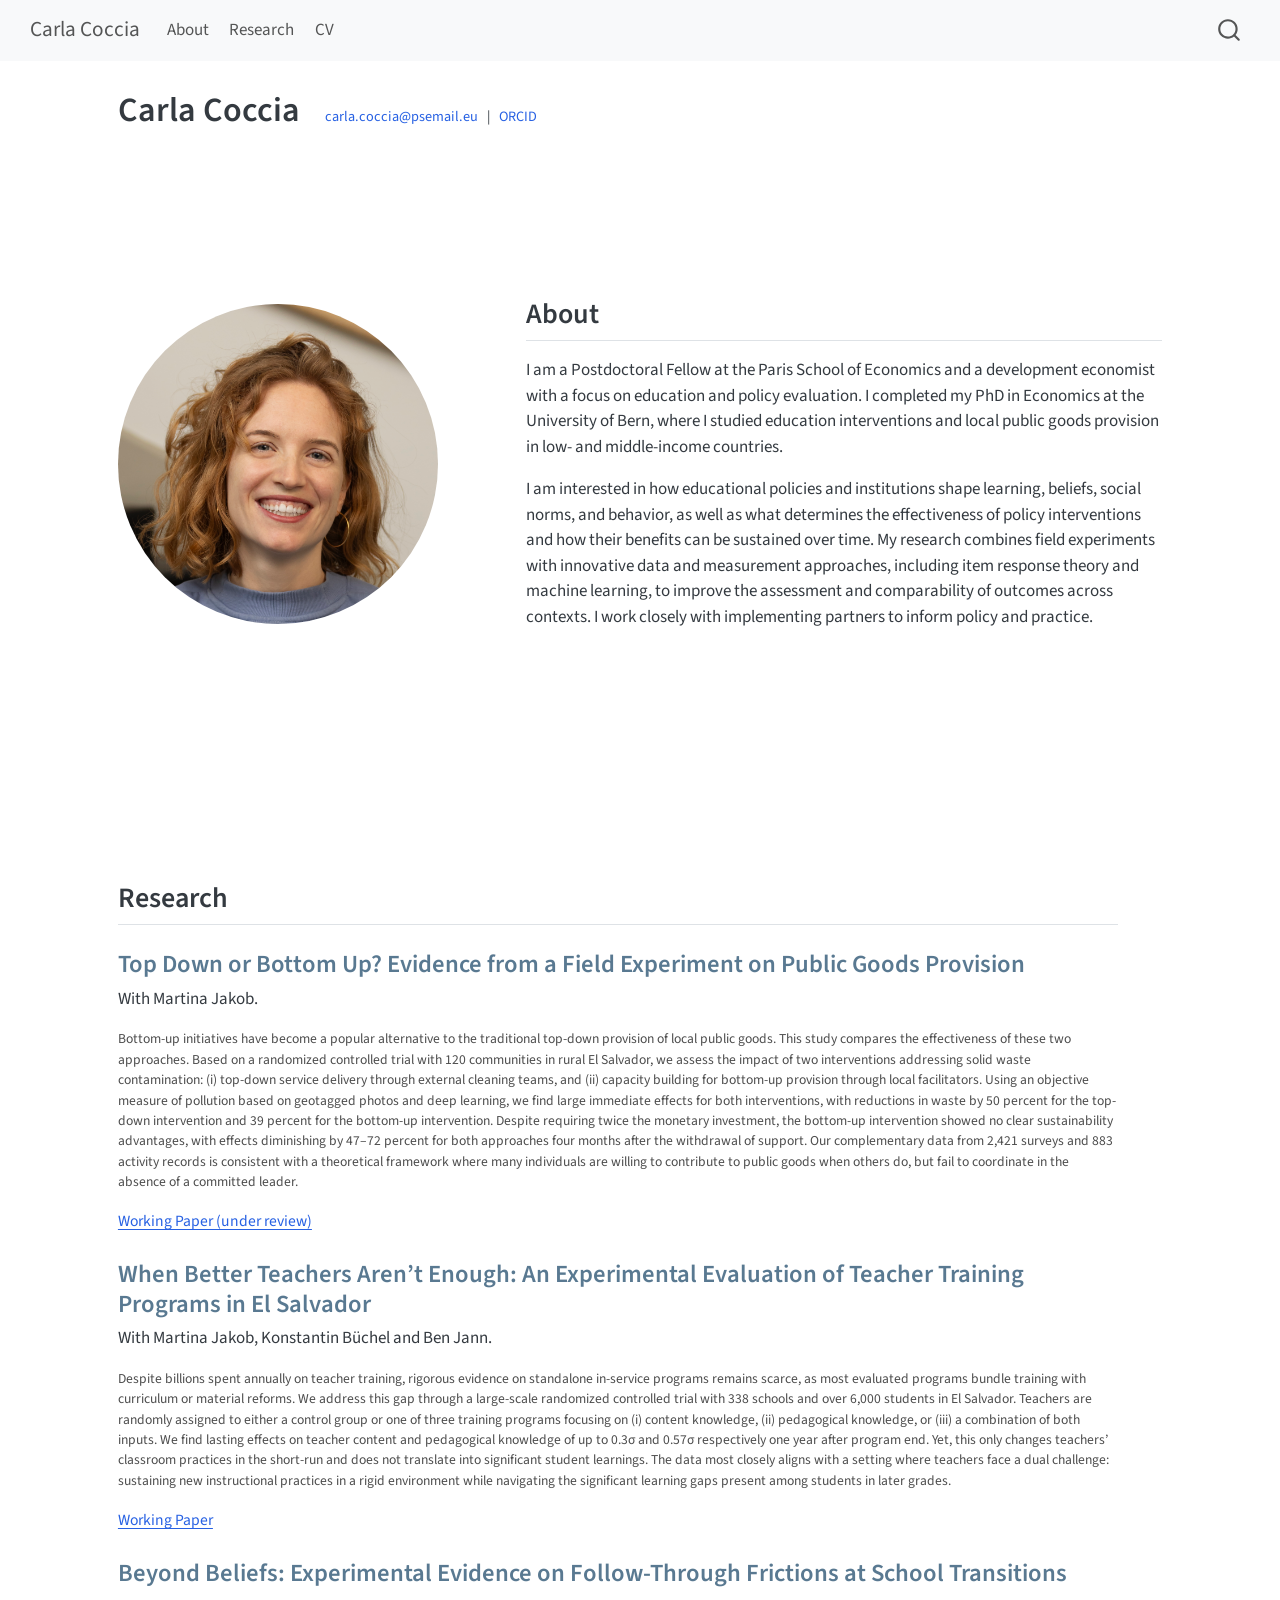
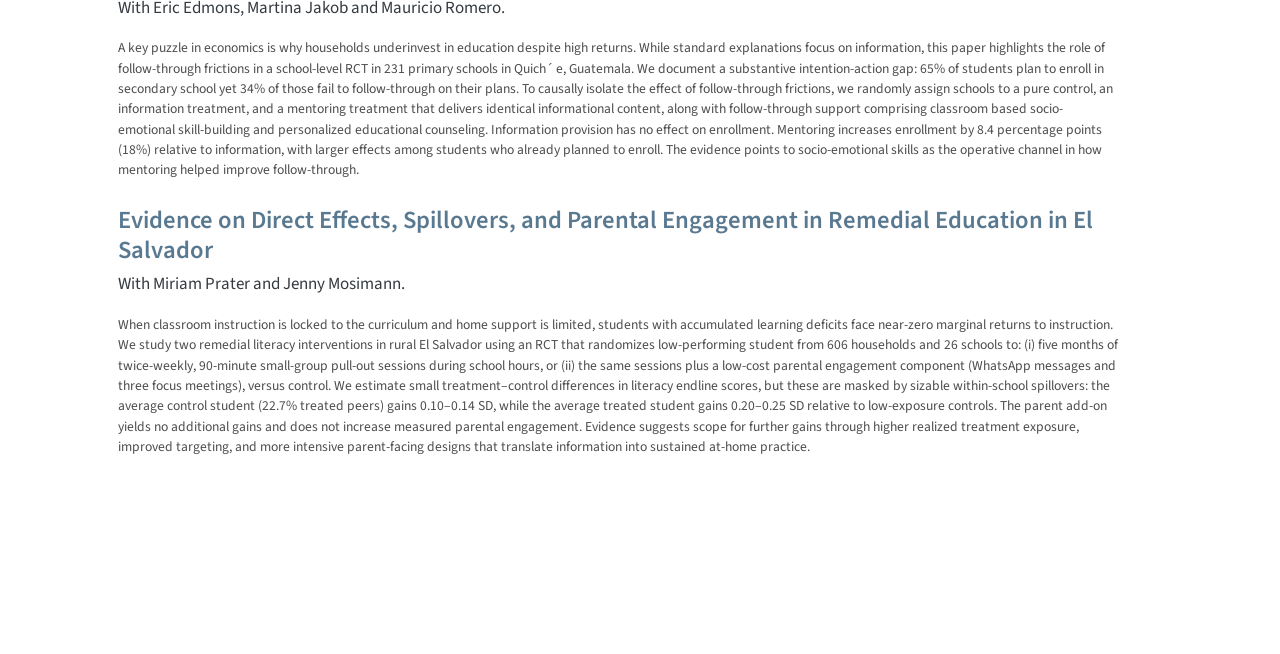
<file: index.html>
<!DOCTYPE html>
<html xmlns="http://www.w3.org/1999/xhtml" lang="en" xml:lang="en"><head>

<meta charset="utf-8">
<meta name="generator" content="quarto-1.10.18">

<meta name="viewport" content="width=device-width, initial-scale=1.0, user-scalable=yes">


<title>Carla Coccia | Development Economist – Carla Coccia</title>
<style>
/* Default styles provided by pandoc.
** See https://pandoc.org/MANUAL.html#variables-for-html for config info.
*/
span.smallcaps{font-variant: small-caps;}
div.columns{display: flex; gap: 1.5em;}
div.column{flex: auto;}
@media screen {
div.columns{gap: min(4vw, 1.5em);}
div.column{overflow-x: auto;}
}
div.hanging-indent{margin-left: 1.5em; text-indent: -1.5em;}
ul.task-list{list-style: none;}
ul.task-list li input[type="checkbox"] {
  width: 0.8em;
  margin: 0 0.8em 0.2em -1em; /* quarto-specific, see https://github.com/quarto-dev/quarto-cli/issues/4556 */ 
  vertical-align: middle;
}
</style>


<script src="site_libs/quarto-nav/quarto-nav.js"></script>
<script src="site_libs/quarto-nav/headroom.min.js"></script>
<script src="site_libs/clipboard/clipboard.min.js"></script>
<script src="site_libs/quarto-search/autocomplete.umd.js"></script>
<script src="site_libs/quarto-search/fuse.min.js"></script>
<script src="site_libs/quarto-search/quarto-search.js"></script>
<meta name="quarto:offset" content="./">
<script src="site_libs/quarto-html/quarto.js" type="module"></script>
<script src="site_libs/quarto-html/tabsets/tabsets.js" type="module"></script>
<script src="site_libs/quarto-html/popper.min.js"></script>
<script src="site_libs/quarto-html/tippy.umd.min.js"></script>
<script src="site_libs/quarto-html/anchor.min.js"></script>
<link href="site_libs/quarto-html/tippy.css" rel="stylesheet">
<link href="site_libs/quarto-html/quarto-syntax-highlighting-64a204ab8560d761af7679ceaba22944.css" rel="stylesheet" id="quarto-text-highlighting-styles">
<script src="site_libs/bootstrap/bootstrap.min.js"></script>
<link href="site_libs/bootstrap/bootstrap-icons.css" rel="stylesheet">
<link href="site_libs/bootstrap/bootstrap-445b8638c3d06994fee0907d791121c4.min.css" rel="stylesheet" append-hash="true" id="quarto-bootstrap" data-mode="light">
<script id="quarto-search-options" type="application/json">{
  "location": "navbar",
  "copy-button": false,
  "collapse-after": 3,
  "panel-placement": "end",
  "type": "overlay",
  "limit": 50,
  "keyboard-shortcut": [
    "f",
    "/",
    "s"
  ],
  "show-item-context": false,
  "language": {
    "search-no-results-text": "No results",
    "search-matching-documents-text": "matching documents",
    "search-copy-link-title": "Copy link to search",
    "search-hide-matches-text": "Hide additional matches",
    "search-more-match-text": "more match in this document",
    "search-more-matches-text": "more matches in this document",
    "search-clear-button-title": "Clear",
    "search-text-placeholder": "",
    "search-detached-cancel-button-title": "Cancel",
    "search-submit-button-title": "Submit",
    "search-label": "Search"
  }
}</script>
<style>html{ scroll-behavior: smooth; }</style>


<link rel="stylesheet" href="styles.css">
</head>

<body class="nav-fixed quarto-light">

<div id="quarto-search-results"></div>
  <header id="quarto-header" class="headroom fixed-top">
    <nav class="navbar navbar-expand-lg " data-bs-theme="dark">
      <div class="navbar-container container-fluid">
      <div class="navbar-brand-container mx-auto">
    <a class="navbar-brand" href="./index.html">
    <span class="navbar-title">Carla Coccia</span>
    </a>
  </div>
            <div id="quarto-search" class="" title="Search"></div>
          <button class="navbar-toggler" type="button" data-bs-toggle="collapse" data-bs-target="#navbarCollapse" aria-controls="navbarCollapse" role="menu" aria-expanded="false" aria-label="Toggle navigation" onclick="if (window.quartoToggleHeadroom) { window.quartoToggleHeadroom(); }">
  <span class="navbar-toggler-icon"></span>
</button>
          <div class="collapse navbar-collapse" id="navbarCollapse">
            <ul class="navbar-nav navbar-nav-scroll me-auto">
  <li class="nav-item">
    <a class="nav-link" href="./index.html#about"> 
<span class="menu-text">About</span></a>
  </li>  
  <li class="nav-item">
    <a class="nav-link" href="./index.html#research"> 
<span class="menu-text">Research</span></a>
  </li>  
  <li class="nav-item">
    <a class="nav-link" href="./files/CV_Coccia.pdf"> 
<span class="menu-text">CV</span></a>
  </li>  
</ul>
          </div> <!-- /navcollapse -->
            <div class="quarto-navbar-tools">
</div>
      </div> <!-- /container-fluid -->
    </nav>
</header>
<!-- content -->
<div id="quarto-content" class="quarto-container page-columns page-rows-contents page-layout-full page-navbar">
<!-- sidebar -->
<!-- margin-sidebar -->
    
<!-- main -->
<main class="content column-page" id="quarto-document-content">

<header id="title-block-header" class="quarto-title-block default">
<div class="quarto-title">
<h1 class="title"><p>Carla Coccia <span style="font-size: 0.42em; font-weight: normal; margin-left: 18px; white-space: nowrap;"><a href="mailto:carla.coccia@psemail.eu">carla.coccia@psemail.eu</a> &nbsp; | &nbsp; <a href="https://orcid.org/0000-0003-1340-375X">ORCID</a></span></p></h1>
</div>



<div class="quarto-title-meta column-page">

    
  
    
  </div>
  


</header>


<div id="about" class="profile-section">
<div class="profile-photo">
<p><img src="images/profile.jpg" class="img-fluid" alt="Portrait of Carla Coccia"></p>
</div>
<section id="about" class="level2 profile-text">
<h2 class="anchored" data-anchor-id="about">About</h2>
<p>I am a Postdoctoral Fellow at the Paris School of Economics and a development economist with a focus on education and policy evaluation. I completed my PhD in Economics at the University of Bern, where I studied education interventions and local public goods provision in low- and middle-income countries.</p>
<p>I am interested in how educational policies and institutions shape learning, beliefs, social norms, and behavior, as well as what determines the effectiveness of policy interventions and how their benefits can be sustained over time. My research combines field experiments with innovative data and measurement approaches, including item response theory and machine learning, to improve the assessment and comparability of outcomes across contexts. I work closely with implementing partners to inform policy and practice.</p>
</section>
</div>
<section id="research" class="level2">
<h2 class="anchored" data-anchor-id="research">Research</h2>
<section id="top-down-or-bottom-up-evidence-from-a-field-experiment-on-public-goods-provision" class="level3">
<h3 class="anchored" data-anchor-id="top-down-or-bottom-up-evidence-from-a-field-experiment-on-public-goods-provision">Top Down or Bottom Up? Evidence from a Field Experiment on Public Goods Provision</h3>
<p>With Martina Jakob.</p>
<div class="abstract">
<p>Bottom-up initiatives have become a popular alternative to the traditional top-down provision of local public goods. This study compares the effectiveness of these two approaches. Based on a randomized controlled trial with 120 communities in rural El Salvador, we assess the impact of two interventions addressing solid waste contamination: (i) top-down service delivery through external cleaning teams, and (ii) capacity building for bottom-up provision through local facilitators. Using an objective measure of pollution based on geotagged photos and deep learning, we find large immediate effects for both interventions, with reductions in waste by 50 percent for the top-down intervention and 39 percent for the bottom-up intervention. Despite requiring twice the monetary investment, the bottom-up intervention showed no clear sustainability advantages, with effects diminishing by 47–72 percent for both approaches four months after the withdrawal of support. Our complementary data from 2,421 surveys and 883 activity records is consistent with a theoretical framework where many individuals are willing to contribute to public goods when others do, but fail to coordinate in the absence of a committed leader.</p>
</div>
<p><a href="files/Coccia-Jakob-Top-Down-or-Bottom-Up.pdf">Working Paper (under review)</a></p>
</section>
<section id="when-better-teachers-arent-enough-an-experimental-evaluation-of-teacher-training-programs-in-el-salvador" class="level3">
<h3 class="anchored" data-anchor-id="when-better-teachers-arent-enough-an-experimental-evaluation-of-teacher-training-programs-in-el-salvador">When Better Teachers Aren’t Enough: An Experimental Evaluation of Teacher Training Programs in El Salvador</h3>
<p>With Martina Jakob, Konstantin Büchel and Ben Jann.</p>
<div class="abstract">
<p>Despite billions spent annually on teacher training, rigorous evidence on standalone in-service programs remains scarce, as most evaluated programs bundle training with curriculum or material reforms. We address this gap through a large-scale randomized controlled trial with 338 schools and over 6,000 students in El Salvador. Teachers are randomly assigned to either a control group or one of three training programs focusing on (i) content knowledge, (ii) pedagogical knowledge, or (iii) a combination of both inputs. We find lasting effects on teacher content and pedagogical knowledge of up to 0.3σ and 0.57σ respectively one year after program end. Yet, this only changes teachers’ classroom practices in the short-run and does not translate into significant student learnings. The data most closely aligns with a setting where teachers face a dual challenge: sustaining new instructional practices in a rigid environment while navigating the significant learning gaps present among students in later grades.</p>
</div>
<p><a href="files/QUEST_paper.pdf">Working Paper</a></p>
</section>
<section id="beyond-beliefs-experimental-evidence-on-follow-through-frictions-at-school-transitions" class="level3">
<h3 class="anchored" data-anchor-id="beyond-beliefs-experimental-evidence-on-follow-through-frictions-at-school-transitions">Beyond Beliefs: Experimental Evidence on Follow-Through Frictions at School Transitions</h3>
<p>With Eric Edmons, Martina Jakob and Mauricio Romero.</p>
<div class="abstract">
<p>A key puzzle in economics is why households underinvest in education despite high returns. While standard explanations focus on information, this paper highlights the role of follow-through frictions in a school-level RCT in 231 primary schools in Quich´ e, Guatemala. We document a substantive intention-action gap: 65% of students plan to enroll in secondary school yet 34% of those fail to follow-through on their plans. To causally isolate the effect of follow-through frictions, we randomly assign schools to a pure control, an information treatment, and a mentoring treatment that delivers identical informational content, along with follow-through support comprising classroom based socio-emotional skill-building and personalized educational counseling. Information provision has no effect on enrollment. Mentoring increases enrollment by 8.4 percentage points (18%) relative to information, with larger effects among students who already planned to enroll. The evidence points to socio-emotional skills as the operative channel in how mentoring helped improve follow-through.</p>
</div>
</section>
<section id="evidence-on-direct-effects-spillovers-and-parental-engagement-in-remedial-education-in-el-salvador" class="level3">
<h3 class="anchored" data-anchor-id="evidence-on-direct-effects-spillovers-and-parental-engagement-in-remedial-education-in-el-salvador">Evidence on Direct Effects, Spillovers, and Parental Engagement in Remedial Education in El Salvador</h3>
<p>With Miriam Prater and Jenny Mosimann.</p>
<div class="abstract">
<p>When classroom instruction is locked to the curriculum and home support is limited, students with accumulated learning deficits face near-zero marginal returns to instruction. We study two remedial literacy interventions in rural El Salvador using an RCT that randomizes low-performing student from 606 households and 26 schools to: (i) five months of twice-weekly, 90-minute small-group pull-out sessions during school hours, or (ii) the same sessions plus a low-cost parental engagement component (WhatsApp messages and three focus meetings), versus control. We estimate small treatment–control differences in literacy endline scores, but these are masked by sizable within-school spillovers: the average control student (22.7% treated peers) gains 0.10–0.14 SD, while the average treated student gains 0.20–0.25 SD relative to low-exposure controls. The parent add-on yields no additional gains and does not increase measured parental engagement. Evidence suggests scope for further gains through higher realized treatment exposure, improved targeting, and more intensive parent-facing designs that translate information into sustained at-home practice.</p>
</div>
</section>
</section>



</main> <!-- /main -->
<script id="quarto-html-after-body" type="application/javascript">
  window.document.addEventListener("DOMContentLoaded", function (event) {
    const icon = "";
    const anchorJS = new window.AnchorJS();
    anchorJS.options = {
      placement: 'right',
      icon: icon
    };
    anchorJS.add('.anchored');
    const isCodeAnnotation = (el) => {
      for (const clz of el.classList) {
        if (clz.startsWith('code-annotation-')) {                     
          return true;
        }
      }
      return false;
    }
    const onCopySuccess = function(e) {
      // button target
      const button = e.trigger;
      // don't keep focus
      button.blur();
      // flash "checked"
      button.classList.add('code-copy-button-checked');
      var currentTitle = button.getAttribute("title");
      button.setAttribute("title", "Copied!");
      let tooltip;
      if (window.bootstrap) {
        button.setAttribute("data-bs-toggle", "tooltip");
        button.setAttribute("data-bs-placement", "left");
        button.setAttribute("data-bs-title", "Copied!");
        tooltip = new bootstrap.Tooltip(button, 
          { trigger: "manual", 
            customClass: "code-copy-button-tooltip",
            offset: [0, -8]});
        tooltip.show();    
      }
      setTimeout(function() {
        if (tooltip) {
          tooltip.hide();
          button.removeAttribute("data-bs-title");
          button.removeAttribute("data-bs-toggle");
          button.removeAttribute("data-bs-placement");
        }
        button.setAttribute("title", currentTitle);
        button.classList.remove('code-copy-button-checked');
      }, 1000);
      // clear code selection
      e.clearSelection();
    }
    const getTextToCopy = function(trigger) {
      const outerScaffold = trigger.parentElement.cloneNode(true);
      const codeEl = outerScaffold.querySelector('code');
      for (const childEl of codeEl.children) {
        if (isCodeAnnotation(childEl)) {
          childEl.remove();
        }
      }
      return codeEl.innerText;
    }
    const clipboard = new window.ClipboardJS('.code-copy-button:not([data-in-quarto-modal])', {
      text: getTextToCopy
    });
    clipboard.on('success', onCopySuccess);
    if (window.document.getElementById('quarto-embedded-source-code-modal')) {
      const clipboardModal = new window.ClipboardJS('.code-copy-button[data-in-quarto-modal]', {
        text: getTextToCopy,
        container: window.document.getElementById('quarto-embedded-source-code-modal')
      });
      clipboardModal.on('success', onCopySuccess);
    }
      var localhostRegex = new RegExp(/^(?:http|https):\/\/localhost\:?[0-9]*\//);
      var mailtoRegex = new RegExp(/^mailto:/);
        var filterRegex = new RegExp("https:\/\/carlaalessandracoccia\.github\.io\/");
      var isInternal = (href) => {
          return filterRegex.test(href) || localhostRegex.test(href) || mailtoRegex.test(href);
      }
      // Inspect non-navigation links and adorn them if external
     var links = window.document.querySelectorAll('a[href]:not(.nav-link):not(.navbar-brand):not(.toc-action):not(.sidebar-link):not(.sidebar-item-toggle):not(.pagination-link):not(.no-external):not([aria-hidden]):not(.dropdown-item):not(.quarto-navigation-tool):not(.about-link)');
      for (var i=0; i<links.length; i++) {
        const link = links[i];
        if (!isInternal(link.href)) {
          // undo the damage that might have been done by quarto-nav.js in the case of
          // links that we want to consider external
          if (link.dataset.originalHref !== undefined) {
            link.href = link.dataset.originalHref;
          }
        }
      }
    function tippyHover(el, contentFn, onTriggerFn, onUntriggerFn) {
      const config = {
        allowHTML: true,
        maxWidth: 500,
        delay: 100,
        arrow: false,
        appendTo: function(el) {
            return el.parentElement;
        },
        interactive: true,
        interactiveBorder: 10,
        theme: 'quarto',
        placement: 'bottom-start',
      };
      if (contentFn) {
        config.content = contentFn;
      }
      if (onTriggerFn) {
        config.onTrigger = onTriggerFn;
      }
      if (onUntriggerFn) {
        config.onUntrigger = onUntriggerFn;
      }
      window.tippy(el, config); 
    }
    const noterefs = window.document.querySelectorAll('a[role="doc-noteref"]');
    for (var i=0; i<noterefs.length; i++) {
      const ref = noterefs[i];
      tippyHover(ref, function() {
        // use id or data attribute instead here
        let href = ref.getAttribute('data-footnote-href') || ref.getAttribute('href');
        try { href = new URL(href).hash; } catch {}
        const id = href.replace(/^#\/?/, "");
        const note = window.document.getElementById(id);
        if (note) {
          return note.innerHTML;
        } else {
          return "";
        }
      });
    }
    const xrefs = window.document.querySelectorAll('a.quarto-xref');
    const processXRef = (id, note) => {
      // Strip column container classes
      const stripColumnClz = (el) => {
        el.classList.remove("page-full", "page-columns");
        if (el.children) {
          for (const child of el.children) {
            stripColumnClz(child);
          }
        }
      }
      stripColumnClz(note)
      if (id === null || id.startsWith('sec-')) {
        // Special case sections, only their first couple elements
        const container = document.createElement("div");
        if (note.children && note.children.length > 2) {
          container.appendChild(note.children[0].cloneNode(true));
          for (let i = 1; i < note.children.length; i++) {
            const child = note.children[i];
            if (child.tagName === "P" && child.innerText === "") {
              continue;
            } else {
              container.appendChild(child.cloneNode(true));
              break;
            }
          }
          if (window.Quarto?.typesetMath) {
            window.Quarto.typesetMath(container);
          }
          return container.innerHTML
        } else {
          if (window.Quarto?.typesetMath) {
            window.Quarto.typesetMath(note);
          }
          return note.innerHTML;
        }
      } else {
        // Remove any anchor links if they are present
        const anchorLink = note.querySelector('a.anchorjs-link');
        if (anchorLink) {
          anchorLink.remove();
        }
        if (window.Quarto?.typesetMath) {
          window.Quarto.typesetMath(note);
        }
        if (note.classList.contains("callout")) {
          return note.outerHTML;
        } else {
          return note.innerHTML;
        }
      }
    }
    for (var i=0; i<xrefs.length; i++) {
      const xref = xrefs[i];
      tippyHover(xref, undefined, function(instance) {
        instance.disable();
        let url = xref.getAttribute('href');
        let hash = undefined; 
        if (url.startsWith('#')) {
          hash = url;
        } else {
          try { hash = new URL(url).hash; } catch {}
        }
        if (hash) {
          const id = hash.replace(/^#\/?/, "");
          const note = window.document.getElementById(id);
          if (note !== null) {
            try {
              const html = processXRef(id, note.cloneNode(true));
              instance.setContent(html);
            } finally {
              instance.enable();
              instance.show();
            }
          } else {
            // See if we can fetch this
            fetch(url.split('#')[0])
            .then(res => res.text())
            .then(html => {
              const parser = new DOMParser();
              const htmlDoc = parser.parseFromString(html, "text/html");
              const note = htmlDoc.getElementById(id);
              if (note !== null) {
                const html = processXRef(id, note);
                instance.setContent(html);
              } 
            }).finally(() => {
              instance.enable();
              instance.show();
            });
          }
        } else {
          // See if we can fetch a full url (with no hash to target)
          // This is a special case and we should probably do some content thinning / targeting
          fetch(url)
          .then(res => res.text())
          .then(html => {
            const parser = new DOMParser();
            const htmlDoc = parser.parseFromString(html, "text/html");
            const note = htmlDoc.querySelector('main.content');
            if (note !== null) {
              // This should only happen for chapter cross references
              // (since there is no id in the URL)
              // remove the first header
              if (note.children.length > 0 && note.children[0].tagName === "HEADER") {
                note.children[0].remove();
              }
              const html = processXRef(null, note);
              instance.setContent(html);
            } 
          }).finally(() => {
            instance.enable();
            instance.show();
          });
        }
      }, function(instance) {
      });
    }
        let selectedAnnoteEl;
        const selectorForAnnotation = ( cell, annotation) => {
          let cellAttr = 'data-code-cell="' + cell + '"';
          let lineAttr = 'data-code-annotation="' +  annotation + '"';
          const selector = 'span[' + cellAttr + '][' + lineAttr + ']';
          return selector;
        }
        const selectCodeLines = (annoteEl) => {
          const doc = window.document;
          const targetCell = annoteEl.getAttribute("data-target-cell");
          const targetAnnotation = annoteEl.getAttribute("data-target-annotation");
          const annoteSpan = window.document.querySelector(selectorForAnnotation(targetCell, targetAnnotation));
          const lines = annoteSpan.getAttribute("data-code-lines").split(",");
          const lineIds = lines.map((line) => {
            return targetCell + "-" + line;
          })
          let top = null;
          let height = null;
          let parent = null;
          if (lineIds.length > 0) {
              //compute the position of the single el (top and bottom and make a div)
              const el = window.document.getElementById(lineIds[0]);
              top = el.offsetTop;
              height = el.offsetHeight;
              parent = el.parentElement.parentElement;
            if (lineIds.length > 1) {
              const lastEl = window.document.getElementById(lineIds[lineIds.length - 1]);
              const bottom = lastEl.offsetTop + lastEl.offsetHeight;
              height = bottom - top;
            }
            if (top !== null && height !== null && parent !== null) {
              // cook up a div (if necessary) and position it 
              let div = window.document.getElementById("code-annotation-line-highlight");
              if (div === null) {
                div = window.document.createElement("div");
                div.setAttribute("id", "code-annotation-line-highlight");
                div.style.position = 'absolute';
                parent.appendChild(div);
              }
              div.style.top = top - 2 + "px";
              div.style.height = height + 4 + "px";
              div.style.left = 0;
              let gutterDiv = window.document.getElementById("code-annotation-line-highlight-gutter");
              if (gutterDiv === null) {
                gutterDiv = window.document.createElement("div");
                gutterDiv.setAttribute("id", "code-annotation-line-highlight-gutter");
                gutterDiv.style.position = 'absolute';
                const codeCell = window.document.getElementById(targetCell);
                const gutter = codeCell.querySelector('.code-annotation-gutter');
                gutter.appendChild(gutterDiv);
              }
              gutterDiv.style.top = top - 2 + "px";
              gutterDiv.style.height = height + 4 + "px";
            }
            selectedAnnoteEl = annoteEl;
          }
        };
        const unselectCodeLines = () => {
          const elementsIds = ["code-annotation-line-highlight", "code-annotation-line-highlight-gutter"];
          elementsIds.forEach((elId) => {
            const div = window.document.getElementById(elId);
            if (div) {
              div.remove();
            }
          });
          selectedAnnoteEl = undefined;
        };
          // Handle positioning of the toggle
      window.addEventListener(
        "resize",
        throttle(() => {
          elRect = undefined;
          if (selectedAnnoteEl) {
            selectCodeLines(selectedAnnoteEl);
          }
        }, 10)
      );
      function throttle(fn, ms) {
      let throttle = false;
      let timer;
        return (...args) => {
          if(!throttle) { // first call gets through
              fn.apply(this, args);
              throttle = true;
          } else { // all the others get throttled
              if(timer) clearTimeout(timer); // cancel #2
              timer = setTimeout(() => {
                fn.apply(this, args);
                timer = throttle = false;
              }, ms);
          }
        };
      }
        // Attach click handler to the DT
        const annoteDls = window.document.querySelectorAll('dt[data-target-cell]');
        for (const annoteDlNode of annoteDls) {
          annoteDlNode.addEventListener('click', (event) => {
            const clickedEl = event.target;
            if (clickedEl !== selectedAnnoteEl) {
              unselectCodeLines();
              const activeEl = window.document.querySelector('dt[data-target-cell].code-annotation-active');
              if (activeEl) {
                activeEl.classList.remove('code-annotation-active');
              }
              selectCodeLines(clickedEl);
              clickedEl.classList.add('code-annotation-active');
            } else {
              // Unselect the line
              unselectCodeLines();
              clickedEl.classList.remove('code-annotation-active');
            }
          });
        }
    const findCites = (el) => {
      const parentEl = el.parentElement;
      if (parentEl) {
        const cites = parentEl.dataset.cites;
        if (cites) {
          return {
            el,
            cites: cites.split(' ')
          };
        } else {
          return findCites(el.parentElement)
        }
      } else {
        return undefined;
      }
    };
    var bibliorefs = window.document.querySelectorAll('a[role="doc-biblioref"]');
    for (var i=0; i<bibliorefs.length; i++) {
      const ref = bibliorefs[i];
      const citeInfo = findCites(ref);
      if (citeInfo) {
        tippyHover(citeInfo.el, function() {
          var popup = window.document.createElement('div');
          citeInfo.cites.forEach(function(cite) {
            var citeDiv = window.document.createElement('div');
            citeDiv.classList.add('hanging-indent');
            citeDiv.classList.add('csl-entry');
            var biblioDiv = window.document.getElementById('ref-' + cite);
            if (biblioDiv) {
              citeDiv.innerHTML = biblioDiv.innerHTML;
            }
            popup.appendChild(citeDiv);
          });
          return popup.innerHTML;
        });
      }
    }
  });
  </script>
</div> <!-- /content -->




<script src="site_libs/quarto-html/zenscroll-min.js"></script>
</body></html>
</file>
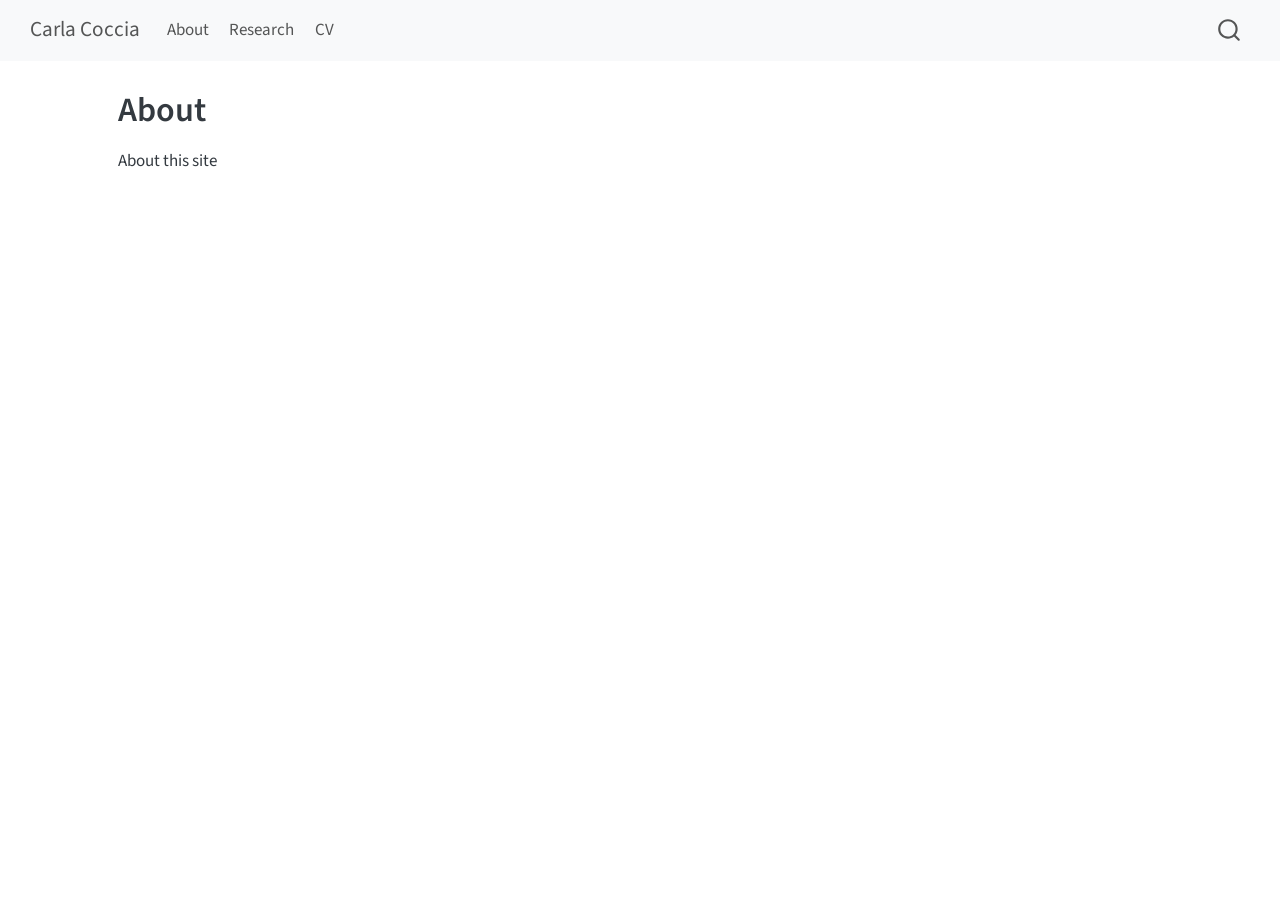
<file: about.html>
<!DOCTYPE html>
<html xmlns="http://www.w3.org/1999/xhtml" lang="en" xml:lang="en"><head>

<meta charset="utf-8">
<meta name="generator" content="quarto-1.10.18">

<meta name="viewport" content="width=device-width, initial-scale=1.0, user-scalable=yes">


<title>About – Carla Coccia</title>
<style>
/* Default styles provided by pandoc.
** See https://pandoc.org/MANUAL.html#variables-for-html for config info.
*/
span.smallcaps{font-variant: small-caps;}
div.columns{display: flex; gap: 1.5em;}
div.column{flex: auto;}
@media screen {
div.columns{gap: min(4vw, 1.5em);}
div.column{overflow-x: auto;}
}
div.hanging-indent{margin-left: 1.5em; text-indent: -1.5em;}
ul.task-list{list-style: none;}
ul.task-list li input[type="checkbox"] {
  width: 0.8em;
  margin: 0 0.8em 0.2em -1em; /* quarto-specific, see https://github.com/quarto-dev/quarto-cli/issues/4556 */ 
  vertical-align: middle;
}
</style>


<script src="site_libs/quarto-nav/quarto-nav.js"></script>
<script src="site_libs/quarto-nav/headroom.min.js"></script>
<script src="site_libs/clipboard/clipboard.min.js"></script>
<script src="site_libs/quarto-search/autocomplete.umd.js"></script>
<script src="site_libs/quarto-search/fuse.min.js"></script>
<script src="site_libs/quarto-search/quarto-search.js"></script>
<meta name="quarto:offset" content="./">
<script src="site_libs/quarto-html/quarto.js" type="module"></script>
<script src="site_libs/quarto-html/tabsets/tabsets.js" type="module"></script>
<script src="site_libs/quarto-html/popper.min.js"></script>
<script src="site_libs/quarto-html/tippy.umd.min.js"></script>
<script src="site_libs/quarto-html/anchor.min.js"></script>
<link href="site_libs/quarto-html/tippy.css" rel="stylesheet">
<link href="site_libs/quarto-html/quarto-syntax-highlighting-64a204ab8560d761af7679ceaba22944.css" rel="stylesheet" id="quarto-text-highlighting-styles">
<script src="site_libs/bootstrap/bootstrap.min.js"></script>
<link href="site_libs/bootstrap/bootstrap-icons.css" rel="stylesheet">
<link href="site_libs/bootstrap/bootstrap-445b8638c3d06994fee0907d791121c4.min.css" rel="stylesheet" append-hash="true" id="quarto-bootstrap" data-mode="light">
<script id="quarto-search-options" type="application/json">{
  "location": "navbar",
  "copy-button": false,
  "collapse-after": 3,
  "panel-placement": "end",
  "type": "overlay",
  "limit": 50,
  "keyboard-shortcut": [
    "f",
    "/",
    "s"
  ],
  "show-item-context": false,
  "language": {
    "search-no-results-text": "No results",
    "search-matching-documents-text": "matching documents",
    "search-copy-link-title": "Copy link to search",
    "search-hide-matches-text": "Hide additional matches",
    "search-more-match-text": "more match in this document",
    "search-more-matches-text": "more matches in this document",
    "search-clear-button-title": "Clear",
    "search-text-placeholder": "",
    "search-detached-cancel-button-title": "Cancel",
    "search-submit-button-title": "Submit",
    "search-label": "Search"
  }
}</script>
<style>html{ scroll-behavior: smooth; }</style>


<link rel="stylesheet" href="styles.css">
</head>

<body class="nav-fixed quarto-light">

<div id="quarto-search-results"></div>
  <header id="quarto-header" class="headroom fixed-top">
    <nav class="navbar navbar-expand-lg " data-bs-theme="dark">
      <div class="navbar-container container-fluid">
      <div class="navbar-brand-container mx-auto">
    <a class="navbar-brand" href="./index.html">
    <span class="navbar-title">Carla Coccia</span>
    </a>
  </div>
            <div id="quarto-search" class="" title="Search"></div>
          <button class="navbar-toggler" type="button" data-bs-toggle="collapse" data-bs-target="#navbarCollapse" aria-controls="navbarCollapse" role="menu" aria-expanded="false" aria-label="Toggle navigation" onclick="if (window.quartoToggleHeadroom) { window.quartoToggleHeadroom(); }">
  <span class="navbar-toggler-icon"></span>
</button>
          <div class="collapse navbar-collapse" id="navbarCollapse">
            <ul class="navbar-nav navbar-nav-scroll me-auto">
  <li class="nav-item">
    <a class="nav-link" href="./index.html#about"> 
<span class="menu-text">About</span></a>
  </li>  
  <li class="nav-item">
    <a class="nav-link" href="./index.html#research"> 
<span class="menu-text">Research</span></a>
  </li>  
  <li class="nav-item">
    <a class="nav-link" href="./files/CV_Coccia.pdf"> 
<span class="menu-text">CV</span></a>
  </li>  
</ul>
          </div> <!-- /navcollapse -->
            <div class="quarto-navbar-tools">
</div>
      </div> <!-- /container-fluid -->
    </nav>
</header>
<!-- content -->
<div id="quarto-content" class="quarto-container page-columns page-rows-contents page-layout-full page-navbar">
<!-- sidebar -->
<!-- margin-sidebar -->
    
<!-- main -->
<main class="content column-page" id="quarto-document-content">

<header id="title-block-header" class="quarto-title-block default">
<div class="quarto-title">
<h1 class="title">About</h1>
</div>



<div class="quarto-title-meta column-page">

    
  
    
  </div>
  


</header>


<p>About this site</p>



</main> <!-- /main -->
<script id="quarto-html-after-body" type="application/javascript">
  window.document.addEventListener("DOMContentLoaded", function (event) {
    const icon = "";
    const anchorJS = new window.AnchorJS();
    anchorJS.options = {
      placement: 'right',
      icon: icon
    };
    anchorJS.add('.anchored');
    const isCodeAnnotation = (el) => {
      for (const clz of el.classList) {
        if (clz.startsWith('code-annotation-')) {                     
          return true;
        }
      }
      return false;
    }
    const onCopySuccess = function(e) {
      // button target
      const button = e.trigger;
      // don't keep focus
      button.blur();
      // flash "checked"
      button.classList.add('code-copy-button-checked');
      var currentTitle = button.getAttribute("title");
      button.setAttribute("title", "Copied!");
      let tooltip;
      if (window.bootstrap) {
        button.setAttribute("data-bs-toggle", "tooltip");
        button.setAttribute("data-bs-placement", "left");
        button.setAttribute("data-bs-title", "Copied!");
        tooltip = new bootstrap.Tooltip(button, 
          { trigger: "manual", 
            customClass: "code-copy-button-tooltip",
            offset: [0, -8]});
        tooltip.show();    
      }
      setTimeout(function() {
        if (tooltip) {
          tooltip.hide();
          button.removeAttribute("data-bs-title");
          button.removeAttribute("data-bs-toggle");
          button.removeAttribute("data-bs-placement");
        }
        button.setAttribute("title", currentTitle);
        button.classList.remove('code-copy-button-checked');
      }, 1000);
      // clear code selection
      e.clearSelection();
    }
    const getTextToCopy = function(trigger) {
      const outerScaffold = trigger.parentElement.cloneNode(true);
      const codeEl = outerScaffold.querySelector('code');
      for (const childEl of codeEl.children) {
        if (isCodeAnnotation(childEl)) {
          childEl.remove();
        }
      }
      return codeEl.innerText;
    }
    const clipboard = new window.ClipboardJS('.code-copy-button:not([data-in-quarto-modal])', {
      text: getTextToCopy
    });
    clipboard.on('success', onCopySuccess);
    if (window.document.getElementById('quarto-embedded-source-code-modal')) {
      const clipboardModal = new window.ClipboardJS('.code-copy-button[data-in-quarto-modal]', {
        text: getTextToCopy,
        container: window.document.getElementById('quarto-embedded-source-code-modal')
      });
      clipboardModal.on('success', onCopySuccess);
    }
      var localhostRegex = new RegExp(/^(?:http|https):\/\/localhost\:?[0-9]*\//);
      var mailtoRegex = new RegExp(/^mailto:/);
        var filterRegex = new RegExp("https:\/\/carlaalessandracoccia\.github\.io\/");
      var isInternal = (href) => {
          return filterRegex.test(href) || localhostRegex.test(href) || mailtoRegex.test(href);
      }
      // Inspect non-navigation links and adorn them if external
     var links = window.document.querySelectorAll('a[href]:not(.nav-link):not(.navbar-brand):not(.toc-action):not(.sidebar-link):not(.sidebar-item-toggle):not(.pagination-link):not(.no-external):not([aria-hidden]):not(.dropdown-item):not(.quarto-navigation-tool):not(.about-link)');
      for (var i=0; i<links.length; i++) {
        const link = links[i];
        if (!isInternal(link.href)) {
          // undo the damage that might have been done by quarto-nav.js in the case of
          // links that we want to consider external
          if (link.dataset.originalHref !== undefined) {
            link.href = link.dataset.originalHref;
          }
        }
      }
    function tippyHover(el, contentFn, onTriggerFn, onUntriggerFn) {
      const config = {
        allowHTML: true,
        maxWidth: 500,
        delay: 100,
        arrow: false,
        appendTo: function(el) {
            return el.parentElement;
        },
        interactive: true,
        interactiveBorder: 10,
        theme: 'quarto',
        placement: 'bottom-start',
      };
      if (contentFn) {
        config.content = contentFn;
      }
      if (onTriggerFn) {
        config.onTrigger = onTriggerFn;
      }
      if (onUntriggerFn) {
        config.onUntrigger = onUntriggerFn;
      }
      window.tippy(el, config); 
    }
    const noterefs = window.document.querySelectorAll('a[role="doc-noteref"]');
    for (var i=0; i<noterefs.length; i++) {
      const ref = noterefs[i];
      tippyHover(ref, function() {
        // use id or data attribute instead here
        let href = ref.getAttribute('data-footnote-href') || ref.getAttribute('href');
        try { href = new URL(href).hash; } catch {}
        const id = href.replace(/^#\/?/, "");
        const note = window.document.getElementById(id);
        if (note) {
          return note.innerHTML;
        } else {
          return "";
        }
      });
    }
    const xrefs = window.document.querySelectorAll('a.quarto-xref');
    const processXRef = (id, note) => {
      // Strip column container classes
      const stripColumnClz = (el) => {
        el.classList.remove("page-full", "page-columns");
        if (el.children) {
          for (const child of el.children) {
            stripColumnClz(child);
          }
        }
      }
      stripColumnClz(note)
      if (id === null || id.startsWith('sec-')) {
        // Special case sections, only their first couple elements
        const container = document.createElement("div");
        if (note.children && note.children.length > 2) {
          container.appendChild(note.children[0].cloneNode(true));
          for (let i = 1; i < note.children.length; i++) {
            const child = note.children[i];
            if (child.tagName === "P" && child.innerText === "") {
              continue;
            } else {
              container.appendChild(child.cloneNode(true));
              break;
            }
          }
          if (window.Quarto?.typesetMath) {
            window.Quarto.typesetMath(container);
          }
          return container.innerHTML
        } else {
          if (window.Quarto?.typesetMath) {
            window.Quarto.typesetMath(note);
          }
          return note.innerHTML;
        }
      } else {
        // Remove any anchor links if they are present
        const anchorLink = note.querySelector('a.anchorjs-link');
        if (anchorLink) {
          anchorLink.remove();
        }
        if (window.Quarto?.typesetMath) {
          window.Quarto.typesetMath(note);
        }
        if (note.classList.contains("callout")) {
          return note.outerHTML;
        } else {
          return note.innerHTML;
        }
      }
    }
    for (var i=0; i<xrefs.length; i++) {
      const xref = xrefs[i];
      tippyHover(xref, undefined, function(instance) {
        instance.disable();
        let url = xref.getAttribute('href');
        let hash = undefined; 
        if (url.startsWith('#')) {
          hash = url;
        } else {
          try { hash = new URL(url).hash; } catch {}
        }
        if (hash) {
          const id = hash.replace(/^#\/?/, "");
          const note = window.document.getElementById(id);
          if (note !== null) {
            try {
              const html = processXRef(id, note.cloneNode(true));
              instance.setContent(html);
            } finally {
              instance.enable();
              instance.show();
            }
          } else {
            // See if we can fetch this
            fetch(url.split('#')[0])
            .then(res => res.text())
            .then(html => {
              const parser = new DOMParser();
              const htmlDoc = parser.parseFromString(html, "text/html");
              const note = htmlDoc.getElementById(id);
              if (note !== null) {
                const html = processXRef(id, note);
                instance.setContent(html);
              } 
            }).finally(() => {
              instance.enable();
              instance.show();
            });
          }
        } else {
          // See if we can fetch a full url (with no hash to target)
          // This is a special case and we should probably do some content thinning / targeting
          fetch(url)
          .then(res => res.text())
          .then(html => {
            const parser = new DOMParser();
            const htmlDoc = parser.parseFromString(html, "text/html");
            const note = htmlDoc.querySelector('main.content');
            if (note !== null) {
              // This should only happen for chapter cross references
              // (since there is no id in the URL)
              // remove the first header
              if (note.children.length > 0 && note.children[0].tagName === "HEADER") {
                note.children[0].remove();
              }
              const html = processXRef(null, note);
              instance.setContent(html);
            } 
          }).finally(() => {
            instance.enable();
            instance.show();
          });
        }
      }, function(instance) {
      });
    }
        let selectedAnnoteEl;
        const selectorForAnnotation = ( cell, annotation) => {
          let cellAttr = 'data-code-cell="' + cell + '"';
          let lineAttr = 'data-code-annotation="' +  annotation + '"';
          const selector = 'span[' + cellAttr + '][' + lineAttr + ']';
          return selector;
        }
        const selectCodeLines = (annoteEl) => {
          const doc = window.document;
          const targetCell = annoteEl.getAttribute("data-target-cell");
          const targetAnnotation = annoteEl.getAttribute("data-target-annotation");
          const annoteSpan = window.document.querySelector(selectorForAnnotation(targetCell, targetAnnotation));
          const lines = annoteSpan.getAttribute("data-code-lines").split(",");
          const lineIds = lines.map((line) => {
            return targetCell + "-" + line;
          })
          let top = null;
          let height = null;
          let parent = null;
          if (lineIds.length > 0) {
              //compute the position of the single el (top and bottom and make a div)
              const el = window.document.getElementById(lineIds[0]);
              top = el.offsetTop;
              height = el.offsetHeight;
              parent = el.parentElement.parentElement;
            if (lineIds.length > 1) {
              const lastEl = window.document.getElementById(lineIds[lineIds.length - 1]);
              const bottom = lastEl.offsetTop + lastEl.offsetHeight;
              height = bottom - top;
            }
            if (top !== null && height !== null && parent !== null) {
              // cook up a div (if necessary) and position it 
              let div = window.document.getElementById("code-annotation-line-highlight");
              if (div === null) {
                div = window.document.createElement("div");
                div.setAttribute("id", "code-annotation-line-highlight");
                div.style.position = 'absolute';
                parent.appendChild(div);
              }
              div.style.top = top - 2 + "px";
              div.style.height = height + 4 + "px";
              div.style.left = 0;
              let gutterDiv = window.document.getElementById("code-annotation-line-highlight-gutter");
              if (gutterDiv === null) {
                gutterDiv = window.document.createElement("div");
                gutterDiv.setAttribute("id", "code-annotation-line-highlight-gutter");
                gutterDiv.style.position = 'absolute';
                const codeCell = window.document.getElementById(targetCell);
                const gutter = codeCell.querySelector('.code-annotation-gutter');
                gutter.appendChild(gutterDiv);
              }
              gutterDiv.style.top = top - 2 + "px";
              gutterDiv.style.height = height + 4 + "px";
            }
            selectedAnnoteEl = annoteEl;
          }
        };
        const unselectCodeLines = () => {
          const elementsIds = ["code-annotation-line-highlight", "code-annotation-line-highlight-gutter"];
          elementsIds.forEach((elId) => {
            const div = window.document.getElementById(elId);
            if (div) {
              div.remove();
            }
          });
          selectedAnnoteEl = undefined;
        };
          // Handle positioning of the toggle
      window.addEventListener(
        "resize",
        throttle(() => {
          elRect = undefined;
          if (selectedAnnoteEl) {
            selectCodeLines(selectedAnnoteEl);
          }
        }, 10)
      );
      function throttle(fn, ms) {
      let throttle = false;
      let timer;
        return (...args) => {
          if(!throttle) { // first call gets through
              fn.apply(this, args);
              throttle = true;
          } else { // all the others get throttled
              if(timer) clearTimeout(timer); // cancel #2
              timer = setTimeout(() => {
                fn.apply(this, args);
                timer = throttle = false;
              }, ms);
          }
        };
      }
        // Attach click handler to the DT
        const annoteDls = window.document.querySelectorAll('dt[data-target-cell]');
        for (const annoteDlNode of annoteDls) {
          annoteDlNode.addEventListener('click', (event) => {
            const clickedEl = event.target;
            if (clickedEl !== selectedAnnoteEl) {
              unselectCodeLines();
              const activeEl = window.document.querySelector('dt[data-target-cell].code-annotation-active');
              if (activeEl) {
                activeEl.classList.remove('code-annotation-active');
              }
              selectCodeLines(clickedEl);
              clickedEl.classList.add('code-annotation-active');
            } else {
              // Unselect the line
              unselectCodeLines();
              clickedEl.classList.remove('code-annotation-active');
            }
          });
        }
    const findCites = (el) => {
      const parentEl = el.parentElement;
      if (parentEl) {
        const cites = parentEl.dataset.cites;
        if (cites) {
          return {
            el,
            cites: cites.split(' ')
          };
        } else {
          return findCites(el.parentElement)
        }
      } else {
        return undefined;
      }
    };
    var bibliorefs = window.document.querySelectorAll('a[role="doc-biblioref"]');
    for (var i=0; i<bibliorefs.length; i++) {
      const ref = bibliorefs[i];
      const citeInfo = findCites(ref);
      if (citeInfo) {
        tippyHover(citeInfo.el, function() {
          var popup = window.document.createElement('div');
          citeInfo.cites.forEach(function(cite) {
            var citeDiv = window.document.createElement('div');
            citeDiv.classList.add('hanging-indent');
            citeDiv.classList.add('csl-entry');
            var biblioDiv = window.document.getElementById('ref-' + cite);
            if (biblioDiv) {
              citeDiv.innerHTML = biblioDiv.innerHTML;
            }
            popup.appendChild(citeDiv);
          });
          return popup.innerHTML;
        });
      }
    }
  });
  </script>
</div> <!-- /content -->




<script src="site_libs/quarto-html/zenscroll-min.js"></script>
</body></html>
</file>
<file: site_libs/quarto-html/tippy.css>
.tippy-box[data-animation=fade][data-state=hidden]{opacity:0}[data-tippy-root]{max-width:calc(100vw - 10px)}.tippy-box{position:relative;background-color:#333;color:#fff;border-radius:4px;font-size:14px;line-height:1.4;white-space:normal;outline:0;transition-property:transform,visibility,opacity}.tippy-box[data-placement^=top]>.tippy-arrow{bottom:0}.tippy-box[data-placement^=top]>.tippy-arrow:before{bottom:-7px;left:0;border-width:8px 8px 0;border-top-color:initial;transform-origin:center top}.tippy-box[data-placement^=bottom]>.tippy-arrow{top:0}.tippy-box[data-placement^=bottom]>.tippy-arrow:before{top:-7px;left:0;border-width:0 8px 8px;border-bottom-color:initial;transform-origin:center bottom}.tippy-box[data-placement^=left]>.tippy-arrow{right:0}.tippy-box[data-placement^=left]>.tippy-arrow:before{border-width:8px 0 8px 8px;border-left-color:initial;right:-7px;transform-origin:center left}.tippy-box[data-placement^=right]>.tippy-arrow{left:0}.tippy-box[data-placement^=right]>.tippy-arrow:before{left:-7px;border-width:8px 8px 8px 0;border-right-color:initial;transform-origin:center right}.tippy-box[data-inertia][data-state=visible]{transition-timing-function:cubic-bezier(.54,1.5,.38,1.11)}.tippy-arrow{width:16px;height:16px;color:#333}.tippy-arrow:before{content:"";position:absolute;border-color:transparent;border-style:solid}.tippy-content{position:relative;padding:5px 9px;z-index:1}
</file>
<file: site_libs/quarto-html/quarto-syntax-highlighting-64a204ab8560d761af7679ceaba22944.css>
/* quarto syntax highlight colors */
:root {
  --quarto-hl-ot-color: #003B4F;
  --quarto-hl-at-color: #657422;
  --quarto-hl-ss-color: #20794D;
  --quarto-hl-an-color: #5E5E5E;
  --quarto-hl-fu-color: #4758AB;
  --quarto-hl-st-color: #20794D;
  --quarto-hl-cf-color: #003B4F;
  --quarto-hl-op-color: #5E5E5E;
  --quarto-hl-er-color: #AD0000;
  --quarto-hl-bn-color: #AD0000;
  --quarto-hl-al-color: #AD0000;
  --quarto-hl-va-color: #111111;
  --quarto-hl-bu-color: inherit;
  --quarto-hl-ex-color: inherit;
  --quarto-hl-pp-color: #AD0000;
  --quarto-hl-in-color: #5E5E5E;
  --quarto-hl-vs-color: #20794D;
  --quarto-hl-wa-color: #5E5E5E;
  --quarto-hl-do-color: #5E5E5E;
  --quarto-hl-im-color: #00769E;
  --quarto-hl-ch-color: #20794D;
  --quarto-hl-dt-color: #AD0000;
  --quarto-hl-fl-color: #AD0000;
  --quarto-hl-co-color: #5E5E5E;
  --quarto-hl-cv-color: #5E5E5E;
  --quarto-hl-cn-color: #8f5902;
  --quarto-hl-sc-color: #5E5E5E;
  --quarto-hl-dv-color: #AD0000;
  --quarto-hl-kw-color: #003B4F;
}

/* other quarto variables */
:root {
  --quarto-font-monospace: SFMono-Regular, Menlo, Monaco, Consolas, "Liberation Mono", "Courier New", monospace;
}

/* syntax highlight based on Pandoc's rules */
pre > code.sourceCode > span {
  color: #003B4F;
}

code.sourceCode > span {
  color: #003B4F;
}

div.sourceCode,
div.sourceCode pre.sourceCode {
  color: #003B4F;
}

/* Normal */
code span {
  color: #003B4F;
}

/* Alert */
code span.al {
  color: #AD0000;
  font-style: inherit;
}

/* Annotation */
code span.an {
  color: #5E5E5E;
  font-style: inherit;
}

/* Attribute */
code span.at {
  color: #657422;
  font-style: inherit;
}

/* BaseN */
code span.bn {
  color: #AD0000;
  font-style: inherit;
}

/* BuiltIn */
code span.bu {
  font-style: inherit;
}

/* ControlFlow */
code span.cf {
  color: #003B4F;
  font-weight: bold;
  font-style: inherit;
}

/* Char */
code span.ch {
  color: #20794D;
  font-style: inherit;
}

/* Constant */
code span.cn {
  color: #8f5902;
  font-style: inherit;
}

/* Comment */
code span.co {
  color: #5E5E5E;
  font-style: inherit;
}

/* CommentVar */
code span.cv {
  color: #5E5E5E;
  font-style: italic;
}

/* Documentation */
code span.do {
  color: #5E5E5E;
  font-style: italic;
}

/* DataType */
code span.dt {
  color: #AD0000;
  font-style: inherit;
}

/* DecVal */
code span.dv {
  color: #AD0000;
  font-style: inherit;
}

/* Error */
code span.er {
  color: #AD0000;
  font-style: inherit;
}

/* Extension */
code span.ex {
  font-style: inherit;
}

/* Float */
code span.fl {
  color: #AD0000;
  font-style: inherit;
}

/* Function */
code span.fu {
  color: #4758AB;
  font-style: inherit;
}

/* Import */
code span.im {
  color: #00769E;
  font-style: inherit;
}

/* Information */
code span.in {
  color: #5E5E5E;
  font-style: inherit;
}

/* Keyword */
code span.kw {
  color: #003B4F;
  font-weight: bold;
  font-style: inherit;
}

/* Operator */
code span.op {
  color: #5E5E5E;
  font-style: inherit;
}

/* Other */
code span.ot {
  color: #003B4F;
  font-style: inherit;
}

/* Preprocessor */
code span.pp {
  color: #AD0000;
  font-style: inherit;
}

/* SpecialChar */
code span.sc {
  color: #5E5E5E;
  font-style: inherit;
}

/* SpecialString */
code span.ss {
  color: #20794D;
  font-style: inherit;
}

/* String */
code span.st {
  color: #20794D;
  font-style: inherit;
}

/* Variable */
code span.va {
  color: #111111;
  font-style: inherit;
}

/* VerbatimString */
code span.vs {
  color: #20794D;
  font-style: inherit;
}

/* Warning */
code span.wa {
  color: #5E5E5E;
  font-style: italic;
}

.prevent-inlining {
  content: "</";
}

/*# sourceMappingURL=9d8d5bb603a83b8298b89080a598c93b.css.map */
</file>
<file: styles.css>
/* Wider page */
#quarto-content {
  width: 100%;
}

main.content {
  max-width: 1350px;
  width: 92%;
  margin-left: auto;
  margin-right: auto;
}

/* About section */
.profile-section {
  display: flex;
  align-items: center;
  gap: 4rem;
  min-height: 70vh;
  padding-top: 4rem;
  padding-bottom: 5rem;
}

.profile-photo {
  flex: 0 0 340px;
}

.profile-photo img {
  width: 320px;
  height: 320px;
  object-fit: cover;
  object-position: center top;   /* Adjust if needed */
  border-radius: 50%;
}

.profile-text {
  flex: 1;
  max-width: 750px;
}

.profile-text h2 {
  margin-top: 0;
}

/* Research section */
#research {
  padding-top: 5rem;
  padding-bottom: 6rem;
  max-width: 1000px;
}

/* Prevent navbar from covering section headings */
#about,
#research {
  scroll-margin-top: 90px;
}

/* Navbar */
.navbar {
  padding-left: 4%;
  padding-right: 4%;
}

/* Mobile layout */
@media (max-width: 768px) {
  main.content {
    width: 90%;
  }

  .profile-section {
    display: block;
    min-height: auto;
    padding-top: 2rem;
  }

  .profile-photo {
    margin-bottom: 2rem;
  }

   .profile-photo img {
    width: 240px;
    height: 240px;
    object-fit: cover;
    object-position: center top;
    border-radius: 50%;
  }
}


/* Research paper titles */
#research h3 {
  color: #486B86;      /* muted blue-gray */
  font-weight: 600;
  margin-bottom: 0.4rem;
}


.abstract {
  font-size: 0.8rem;
  line-height: 1.5;
  color: #4d4d4d;
  margin-top: 0.5rem;
  margin-bottom: 0.8rem;
}

/* Links under each paper */
#research a {
  font-size: 0.92rem;
}

/* Coauthors (if you put them in italics) */
#research em {
  color: #666;
}
</file>
